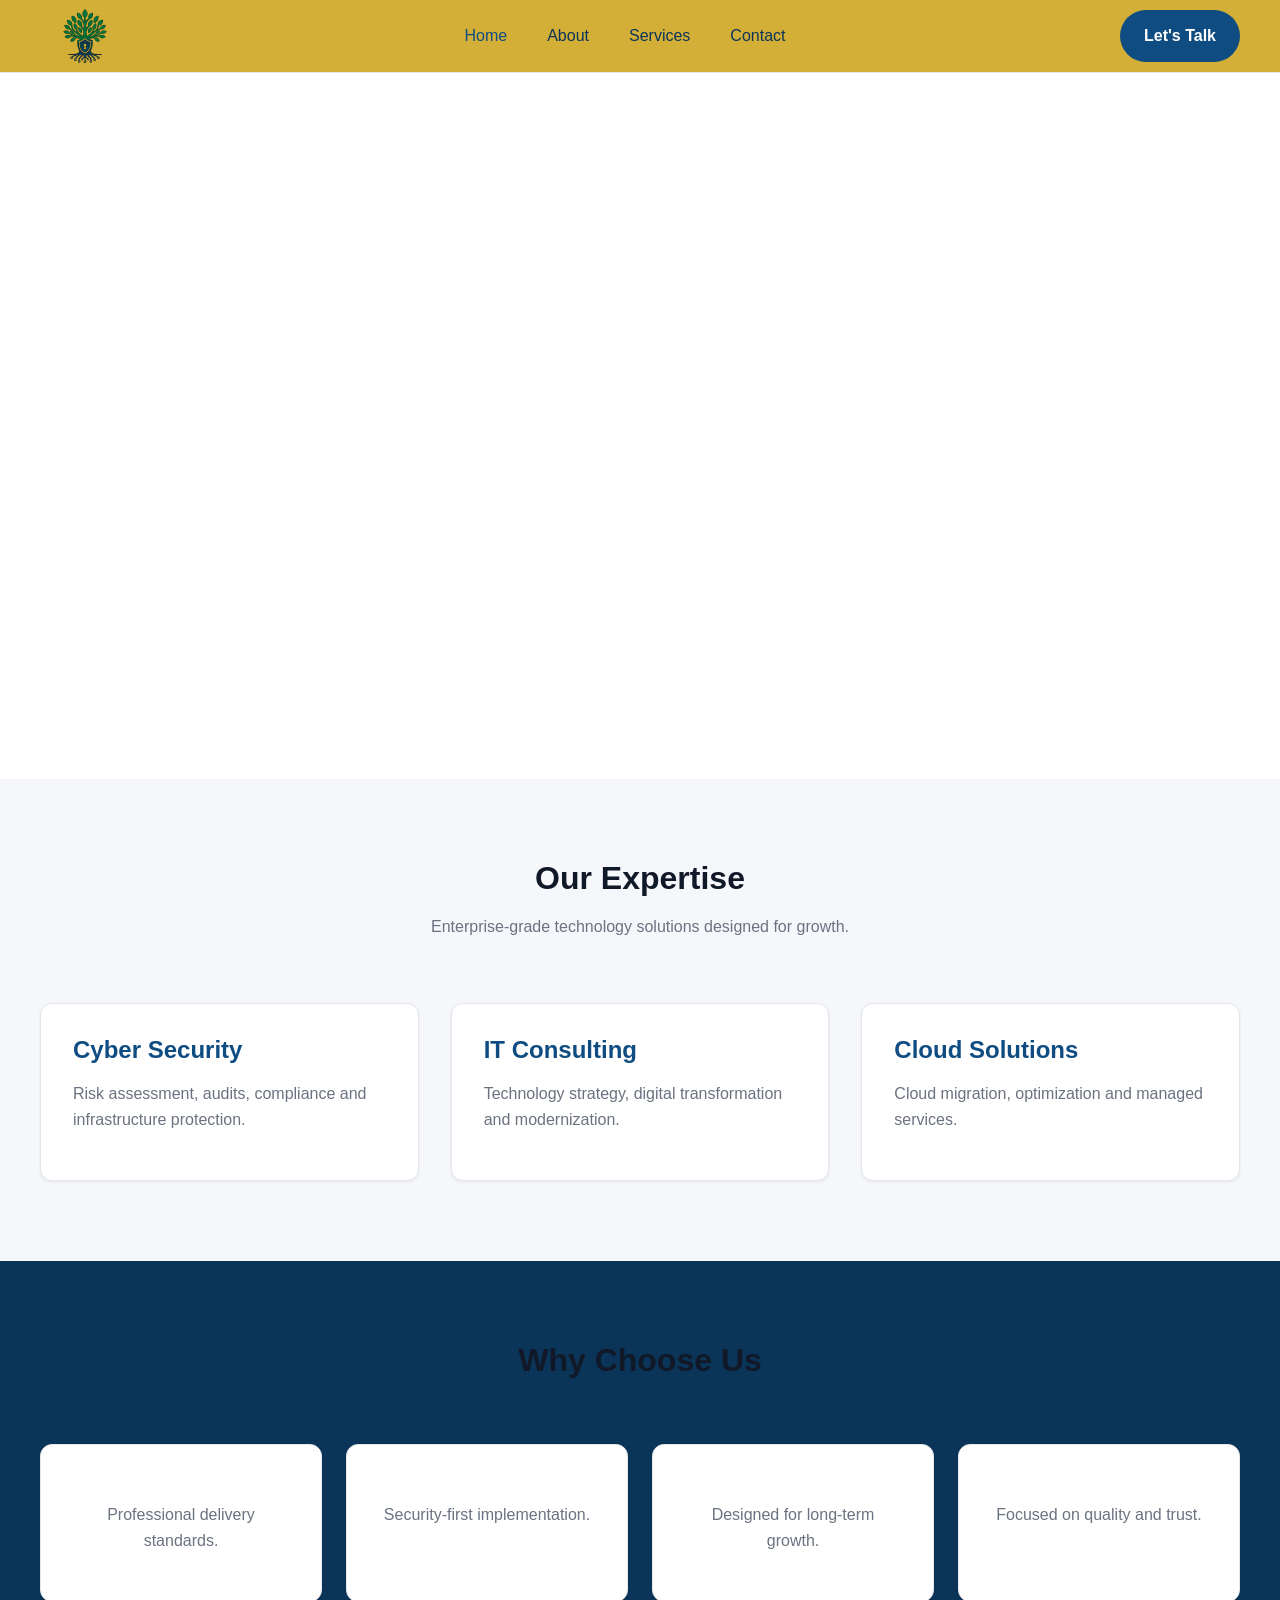
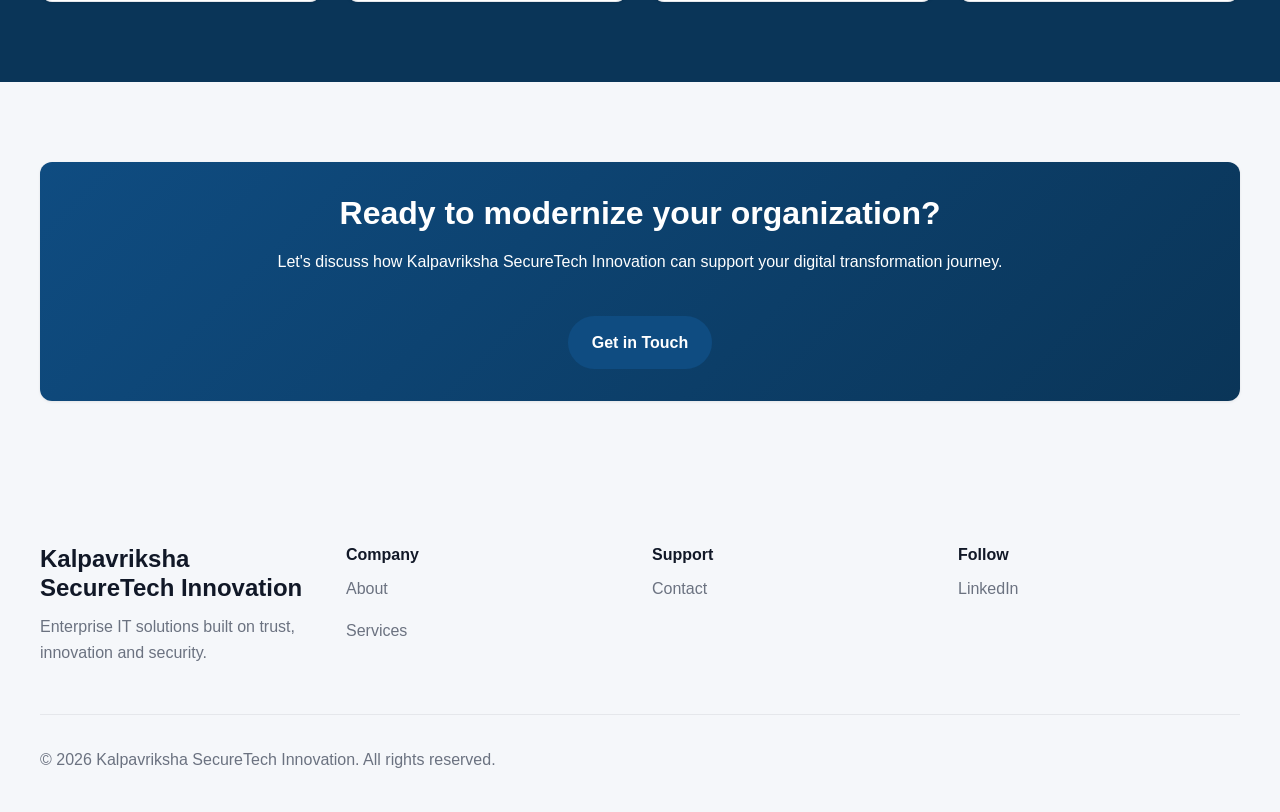
<file: index.html>
<!DOCTYPE html>
<html lang="en">
<head>
<meta charset="UTF-8">
<meta name="viewport" content="width=device-width, initial-scale=1.0">
<meta name="description" content="Kalpavriksha SecureTech Innovation - Enterprise IT Services, Cybersecurity, Digital Transformation and Consulting.">
<meta name="author" content="Kalpavriksha SecureTech Innovation">
<title>Kalpavriksha SecureTech Innovation | Enterprise IT Solutions</title>

<link rel="canonical" href="https://www.kvsecuretech.com/">
<meta name="theme-color" content="#0F4C81">

<meta property="og:type" content="website">
<meta property="og:title" content="Kalpavriksha SecureTech Innovation | Enterprise IT Solutions">
<meta property="og:description" content="Kalpavriksha SecureTech Innovation - Enterprise IT Services, Cybersecurity, Digital Transformation and Consulting.">
<meta property="og:url" content="https://www.kvsecuretech.com/">
<meta property="og:image" content="https://www.kvsecuretech.com/assets/logo-icon-512.png">

<script>document.documentElement.classList.add("js");</script>

<link rel="manifest" href="manifest.json">
<link rel="icon" href="assets/favicon.png" type="image/png">
<link rel="icon" href="assets/favicon-192.png" type="image/png" sizes="192x192">
<link rel="apple-touch-icon" href="assets/apple-touch-icon.png">
<link rel="stylesheet" href="css/reset.css">
<link rel="stylesheet" href="css/variables.css">
<link rel="stylesheet" href="css/layout.css">
<link rel="stylesheet" href="css/components.css">
<link rel="stylesheet" href="css/animations.css">
<link rel="stylesheet" href="css/style.css">
</head>

<body>

<header class="site-header">
  <div class="container">
    <nav>
      <a class="logo" href="index.html">
        <img src="assets/logo.png" alt="Kalpavriksha SecureTech Innovation Logo">
      </a>

      <button class="nav-toggle" aria-label="Toggle navigation menu" aria-expanded="false" aria-controls="navLinks">
        <span></span>
        <span></span>
        <span></span>
      </button>

      <div class="nav-links" id="navLinks">
        <a href="index.html" aria-current="page">Home</a>
        <a href="about.html">About</a>
        <a href="services.html">Services</a>
        <a href="contact.html">Contact</a>
      </div>

      <a class="btn" href="contact.html">Let's Talk</a>
    </nav>
  </div>
</header>

<main>

<section class="hero">
<div class="container hero-sequence">
<div class="hero-phrases">
<p class="hero-phrase hero-phrase-1">Rooted in Trust.</p>
<p class="hero-phrase hero-phrase-2">Secured by Design.</p>
<p class="hero-phrase hero-phrase-3">Built to Grow.</p>
<p class="hero-phrase hero-phrase-4">Powered by Innovation.</p>
</div>
    <div class="hero-logo-block">
      <img class="hero-logo-reveal" src="assets/logo.png" alt="Kalpavriksha SecureTech Innovation Logo">
      <h1 class="hero-final-text">Kalpavriksha SecureTech Innovation</h1>
    </div>
  </div>
</section>

<section class="section">
<div class="container">

<div class="section-heading">
<h2>Our Expertise</h2>
<p>Enterprise-grade technology solutions designed for growth.</p>
</div>

<div class="grid">

<div class="card col-4 reveal">
<h3>Cyber Security</h3>
<p>Risk assessment, audits, compliance and infrastructure protection.</p>
</div>

<div class="card col-4 reveal">
<h3>IT Consulting</h3>
<p>Technology strategy, digital transformation and modernization.</p>
</div>

<div class="card col-4 reveal">
<h3>Cloud Solutions</h3>
<p>Cloud migration, optimization and managed services.</p>
</div>

</div>

</div>
</section>

<section class="section section-dark">
<div class="container">

<div class="section-heading">
<h2>Why Choose Us</h2>
</div>

<div class="stats">

<div class="stat card reveal">
<strong>Enterprise</strong>
<p>Professional delivery standards.</p>
</div>

<div class="stat card reveal">
<strong>Secure</strong>
<p>Security-first implementation.</p>
</div>

<div class="stat card reveal">
<strong>Scalable</strong>
<p>Designed for long-term growth.</p>
</div>

<div class="stat card reveal">
<strong>Reliable</strong>
<p>Focused on quality and trust.</p>
</div>

</div>

</div>
</section>

<section class="section">
<div class="container">

<div class="cta-box card">
<h2>Ready to modernize your organization?</h2>
<p>Let's discuss how Kalpavriksha SecureTech Innovation can support your digital transformation journey.</p>
<br>
<a class="btn" href="contact.html">Get in Touch</a>
</div>

</div>
</section>

</main>

<footer>
<div class="container footer-grid">

<div>
<h3>Kalpavriksha SecureTech Innovation</h3>
<p>Enterprise IT solutions built on trust, innovation and security.</p>
</div>

<div>
<h4>Company</h4>
<p><a href="about.html">About</a></p>
<p><a href="services.html">Services</a></p>
</div>

<div>
<h4>Support</h4>
<p><a href="contact.html">Contact</a></p>
</div>

<div>
<h4>Follow</h4>
<p>LinkedIn</p>
</div>

</div>

<div class="container">
<hr>
<p>&copy; <span id="year">2026</span> Kalpavriksha SecureTech Innovation. All rights reserved.</p>
</div>
</footer>

<button id="backToTop" class="back-to-top" aria-label="Back to top">&uarr;</button>

<script src="js/main.js"></script>

</body>
</html>
</file>
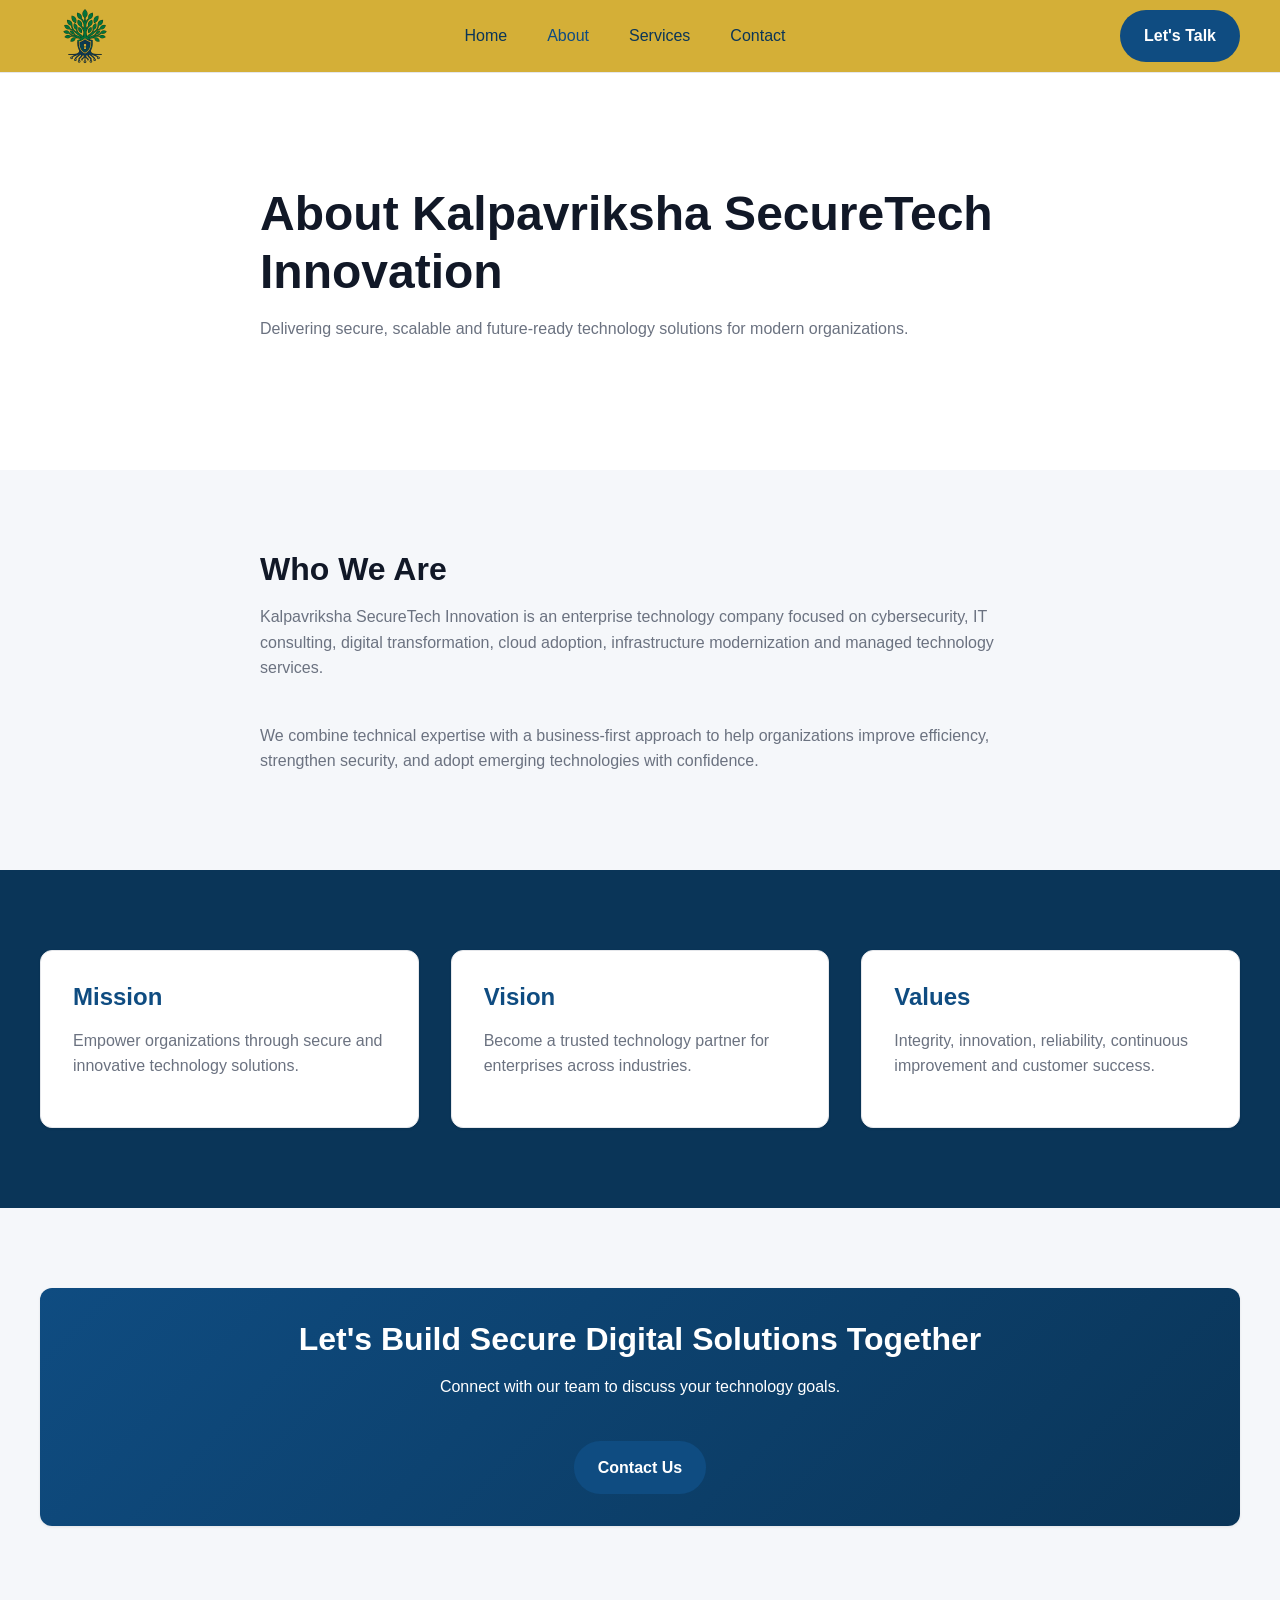
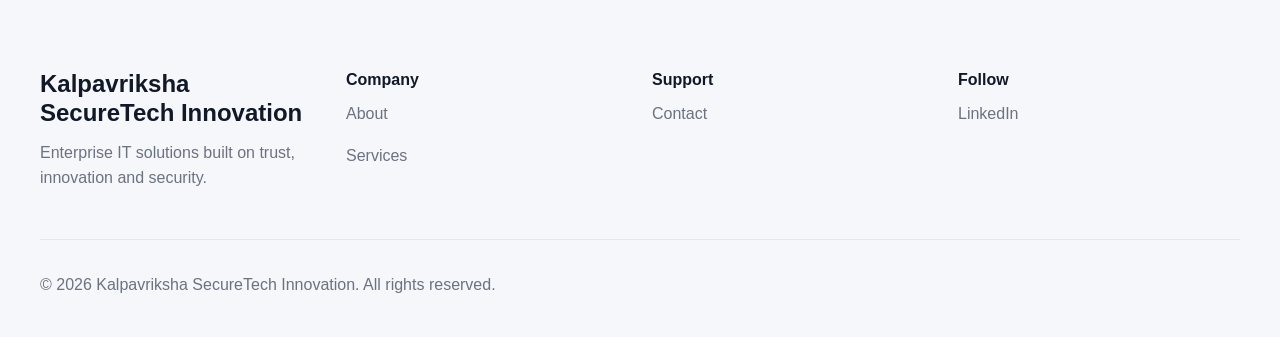
<file: about.html>
<!DOCTYPE html>
<html lang="en">
<head>
<meta charset="UTF-8">
<meta name="viewport" content="width=device-width, initial-scale=1.0">
<meta name="description" content="Learn about Kalpavriksha SecureTech Innovation and our mission.">
<meta name="author" content="Kalpavriksha SecureTech Innovation">
<title>About Us | Kalpavriksha SecureTech Innovation</title>

<link rel="canonical" href="https://www.kvsecuretech.com/about.html">
<meta name="theme-color" content="#0F4C81">

<meta property="og:type" content="website">
<meta property="og:title" content="About Us | Kalpavriksha SecureTech Innovation">
<meta property="og:description" content="Learn about Kalpavriksha SecureTech Innovation and our mission.">
<meta property="og:url" content="https://www.kvsecuretech.com/about.html">
<meta property="og:image" content="https://www.kvsecuretech.com/assets/logo-icon-512.png">

<script>document.documentElement.classList.add("js");</script>

<link rel="manifest" href="manifest.json">
<link rel="icon" href="assets/favicon.png" type="image/png">
<link rel="icon" href="assets/favicon-192.png" type="image/png" sizes="192x192">
<link rel="apple-touch-icon" href="assets/apple-touch-icon.png">
<link rel="stylesheet" href="css/reset.css">
<link rel="stylesheet" href="css/variables.css">
<link rel="stylesheet" href="css/layout.css">
<link rel="stylesheet" href="css/components.css">
<link rel="stylesheet" href="css/animations.css">
<link rel="stylesheet" href="css/style.css">
</head>

<body>

<header class="site-header">
  <div class="container">
    <nav>
      <a class="logo" href="index.html">
        <img src="assets/logo.png" alt="Kalpavriksha SecureTech Innovation Logo">
      </a>

      <button class="nav-toggle" aria-label="Toggle navigation menu" aria-expanded="false" aria-controls="navLinks">
        <span></span>
        <span></span>
        <span></span>
      </button>

      <div class="nav-links" id="navLinks">
        <a href="index.html">Home</a>
        <a href="about.html" aria-current="page">About</a>
        <a href="services.html">Services</a>
        <a href="contact.html">Contact</a>
      </div>

      <a class="btn" href="contact.html">Let's Talk</a>
    </nav>
  </div>
</header>

<main>

<section class="hero">
  <div class="container content">
    <h1>About Kalpavriksha SecureTech Innovation</h1>
    <p>Delivering secure, scalable and future-ready technology solutions for modern organizations.</p>
  </div>
</section>

<section class="section">
  <div class="container content">
    <h2>Who We Are</h2>
    <p>
      Kalpavriksha SecureTech Innovation is an enterprise technology company focused on
      cybersecurity, IT consulting, digital transformation, cloud adoption,
      infrastructure modernization and managed technology services.
    </p>

    <br>

    <p>
      We combine technical expertise with a business-first approach to help
      organizations improve efficiency, strengthen security, and adopt emerging
      technologies with confidence.
    </p>
  </div>
</section>

<section class="section section-dark">
  <div class="container">
    <div class="grid">
      <div class="card col-4 reveal">
        <h3>Mission</h3>
        <p>Empower organizations through secure and innovative technology solutions.</p>
      </div>

      <div class="card col-4 reveal">
        <h3>Vision</h3>
        <p>Become a trusted technology partner for enterprises across industries.</p>
      </div>

      <div class="card col-4 reveal">
        <h3>Values</h3>
        <p>Integrity, innovation, reliability, continuous improvement and customer success.</p>
      </div>
    </div>
  </div>
</section>

<section class="section">
  <div class="container">
    <div class="cta-box card">
      <h2>Let's Build Secure Digital Solutions Together</h2>
      <p>Connect with our team to discuss your technology goals.</p>
      <br>
      <a class="btn" href="contact.html">Contact Us</a>
    </div>
  </div>
</section>

</main>

<footer>
<div class="container footer-grid">
<div>
<h3>Kalpavriksha SecureTech Innovation</h3>
<p>Enterprise IT solutions built on trust, innovation and security.</p>
</div>
<div>
<h4>Company</h4>
<p><a href="about.html">About</a></p>
<p><a href="services.html">Services</a></p>
</div>
<div>
<h4>Support</h4>
<p><a href="contact.html">Contact</a></p>
</div>
<div>
<h4>Follow</h4>
<p>LinkedIn</p>
</div>
</div>

<div class="container">
<hr>
<p>&copy; <span id="year">2026</span> Kalpavriksha SecureTech Innovation. All rights reserved.</p>
</div>
</footer>

<button id="backToTop" class="back-to-top" aria-label="Back to top">&uarr;</button>

<script src="js/main.js"></script>

</body>
</html>
</file>
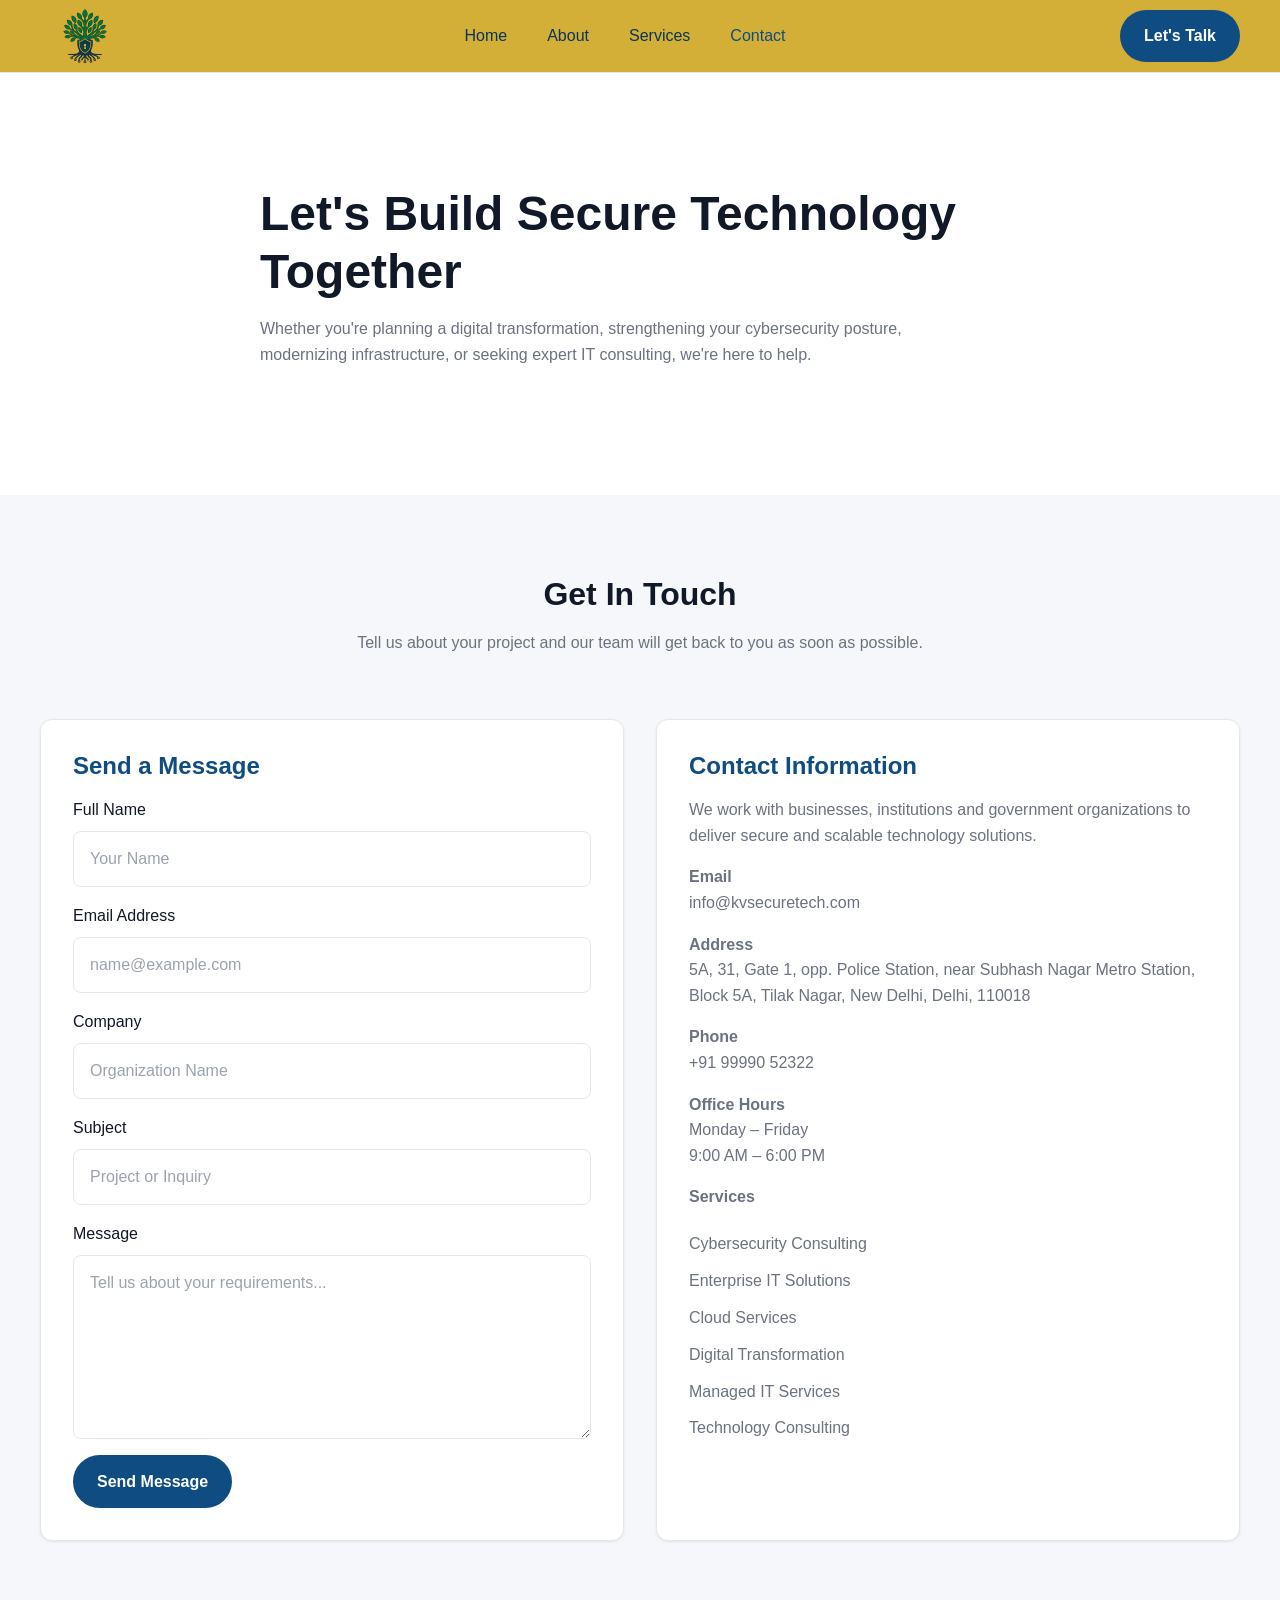
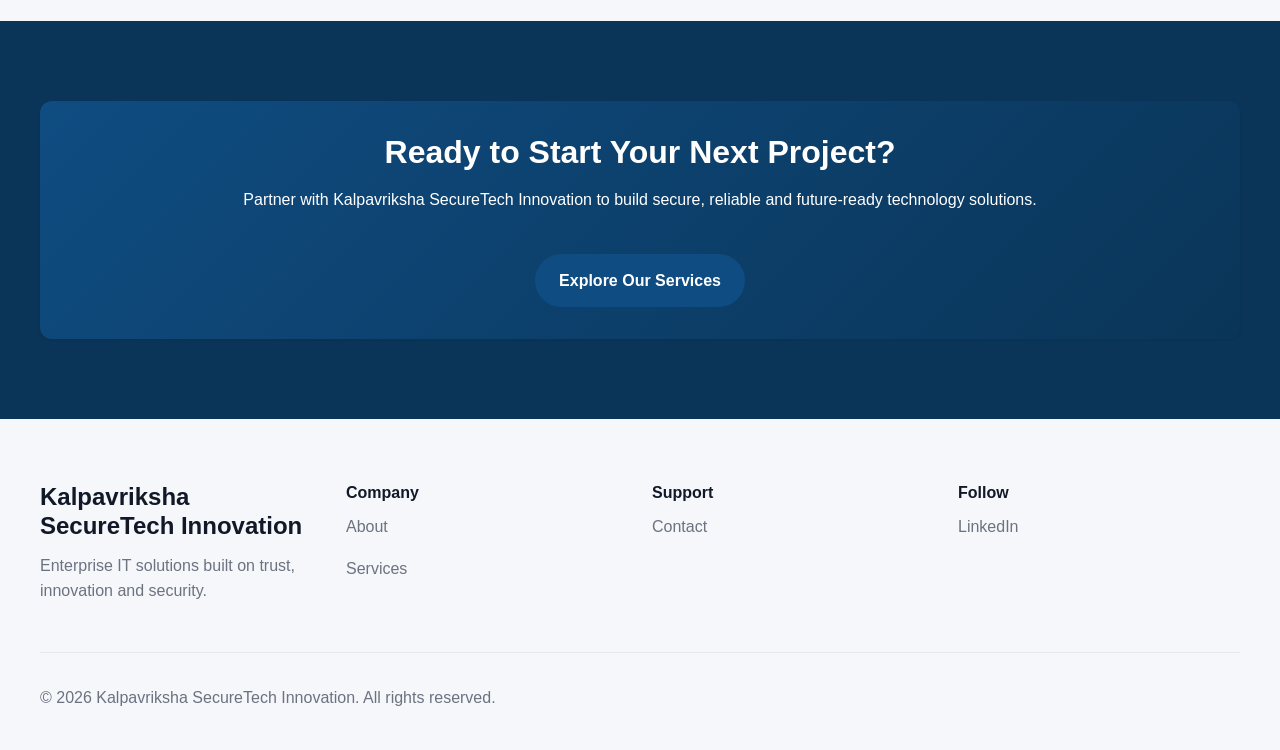
<file: contact.html>
<!DOCTYPE html>
<html lang="en">
<head>
<meta charset="UTF-8">
<meta name="viewport" content="width=device-width, initial-scale=1.0">
<meta name="description" content="Contact Kalpavriksha SecureTech Innovation for enterprise IT services, cybersecurity, cloud solutions and digital transformation consulting.">
<meta name="author" content="Kalpavriksha SecureTech Innovation">
<title>Contact | Kalpavriksha SecureTech Innovation</title>

<link rel="canonical" href="https://www.kvsecuretech.com/contact.html">
<meta name="theme-color" content="#0F4C81">

<meta property="og:type" content="website">
<meta property="og:title" content="Contact | Kalpavriksha SecureTech Innovation">
<meta property="og:description" content="Contact Kalpavriksha SecureTech Innovation for enterprise IT services, cybersecurity, cloud solutions and digital transformation consulting.">
<meta property="og:url" content="https://www.kvsecuretech.com/contact.html">
<meta property="og:image" content="https://www.kvsecuretech.com/assets/logo-icon-512.png">

<script>document.documentElement.classList.add("js");</script>

<link rel="manifest" href="manifest.json">
<link rel="icon" href="assets/favicon.png" type="image/png">
<link rel="icon" href="assets/favicon-192.png" type="image/png" sizes="192x192">
<link rel="apple-touch-icon" href="assets/apple-touch-icon.png">
<link rel="stylesheet" href="css/reset.css">
<link rel="stylesheet" href="css/variables.css">
<link rel="stylesheet" href="css/layout.css">
<link rel="stylesheet" href="css/components.css">
<link rel="stylesheet" href="css/animations.css">
<link rel="stylesheet" href="css/style.css">
</head>
<body>
<header class="site-header">
<div class="container">
<nav>
<a class="logo" href="index.html"><img src="assets/logo.png" alt="Kalpavriksha SecureTech Innovation Logo"></a>

<button class="nav-toggle" aria-label="Toggle navigation menu" aria-expanded="false" aria-controls="navLinks">
  <span></span>
  <span></span>
  <span></span>
</button>

<div class="nav-links" id="navLinks">
<a href="index.html">Home</a>
<a href="about.html">About</a>
<a href="services.html">Services</a>
<a href="contact.html" aria-current="page">Contact</a>
</div>
<a class="btn" href="contact.html">Let's Talk</a>
</nav>
</div>
</header>

<main>
<section class="hero">
<div class="container content">
<h1>Let's Build Secure Technology Together</h1>
<p>Whether you're planning a digital transformation, strengthening your cybersecurity posture, modernizing infrastructure, or seeking expert IT consulting, we're here to help.</p>
</div>
</section>

<section class="section">
<div class="container">
<div class="section-heading">
<h2>Get In Touch</h2>
<p>Tell us about your project and our team will get back to you as soon as possible.</p>
</div>

<div class="grid">

<div class="card col-6">
<h3>Send a Message</h3>

<form id="contactForm" action="https://formspree.io/f/mrenddwv" method="post" novalidate>

<div class="form-group">
<label for="name">Full Name</label>
<input type="text" id="name" name="name" placeholder="Your Name" required>
</div>

<div class="form-group">
<label for="email">Email Address</label>
<input type="email" id="email" name="email" placeholder="name@example.com" required>
</div>

<div class="form-group">
<label for="company">Company</label>
<input type="text" id="company" name="company" placeholder="Organization Name">
</div>

<div class="form-group">
<label for="subject">Subject</label>
<input type="text" id="subject" name="subject" placeholder="Project or Inquiry">
</div>

<div class="form-group">
<label for="message">Message</label>
<textarea id="message" name="message" rows="6" placeholder="Tell us about your requirements..." required></textarea>
</div>

<button class="btn" type="submit">Send Message</button>

</form>
</div>

<div class="card col-6">
<h3>Contact Information</h3>

<p>We work with businesses, institutions and government organizations to deliver secure and scalable technology solutions.</p>

<p><strong>Email</strong><br>info@kvsecuretech.com</p>
<p><strong>Address</strong><br>5A, 31, Gate 1, opp. Police Station, near Subhash Nagar Metro Station, Block 5A, Tilak Nagar, New Delhi, Delhi, 110018</p>
<p><strong>Phone</strong><br>+91 99990 52322</p>
<p><strong>Office Hours</strong><br>Monday – Friday<br>9:00 AM – 6:00 PM</p>

<p><strong>Services</strong></p>
<ul>
<li>Cybersecurity Consulting</li>
<li>Enterprise IT Solutions</li>
<li>Cloud Services</li>
<li>Digital Transformation</li>
<li>Managed IT Services</li>
<li>Technology Consulting</li>
</ul>

</div>

</div>
</div>
</section>

<section class="section section-dark">
<div class="container">
<div class="cta-box card">
<h2>Ready to Start Your Next Project?</h2>
<p>Partner with Kalpavriksha SecureTech Innovation to build secure, reliable and future-ready technology solutions.</p>
<br>
<a class="btn" href="services.html">Explore Our Services</a>
</div>
</div>
</section>

</main>

<footer>
<div class="container footer-grid">
<div>
<h3>Kalpavriksha SecureTech Innovation</h3>
<p>Enterprise IT solutions built on trust, innovation and security.</p>
</div>
<div>
<h4>Company</h4>
<p><a href="about.html">About</a></p>
<p><a href="services.html">Services</a></p>
</div>
<div>
<h4>Support</h4>
<p><a href="contact.html">Contact</a></p>
</div>
<div>
<h4>Follow</h4>
<p>LinkedIn</p>
</div>
</div>

<div class="container">
<hr>
<p>&copy; <span id="year">2026</span> Kalpavriksha SecureTech Innovation. All rights reserved.</p>
</div>
</footer>

<button id="backToTop" class="back-to-top" aria-label="Back to top">&uarr;</button>

<script src="js/main.js"></script>
</body>
</html>
</file>
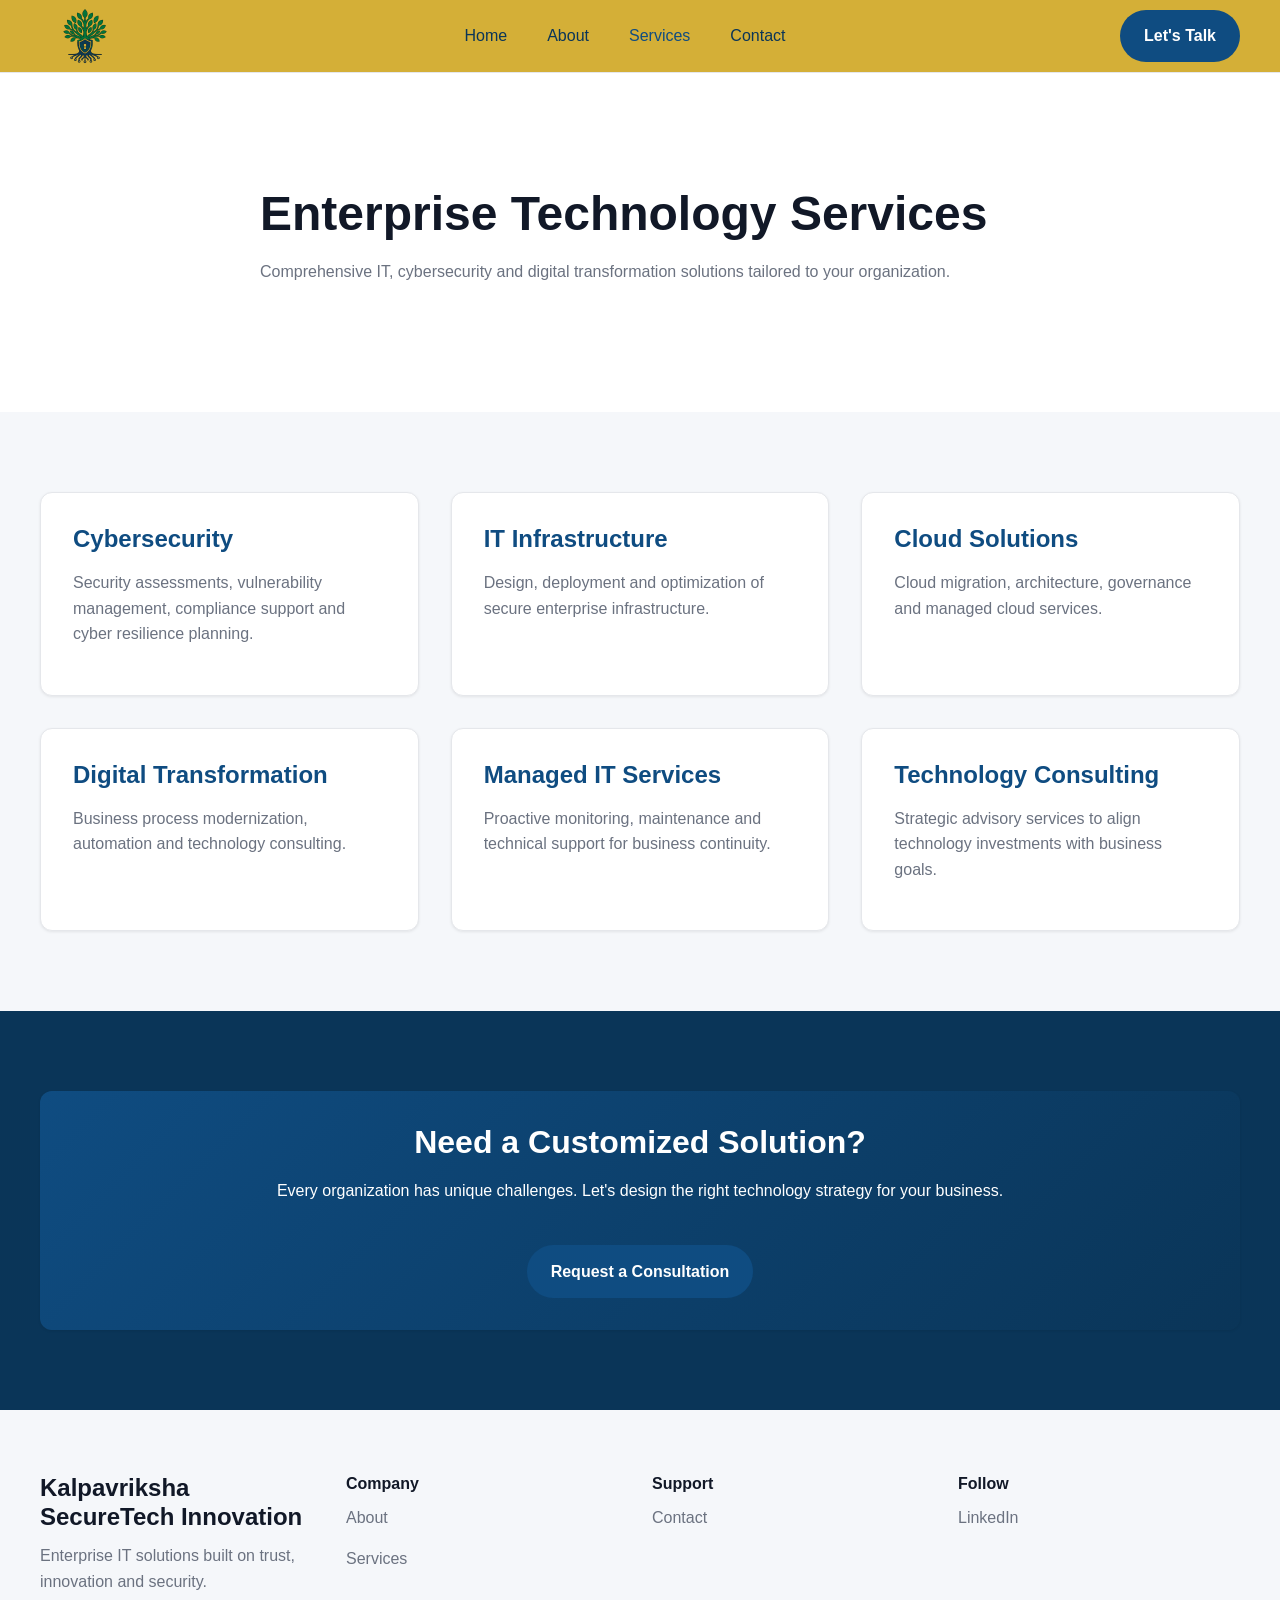
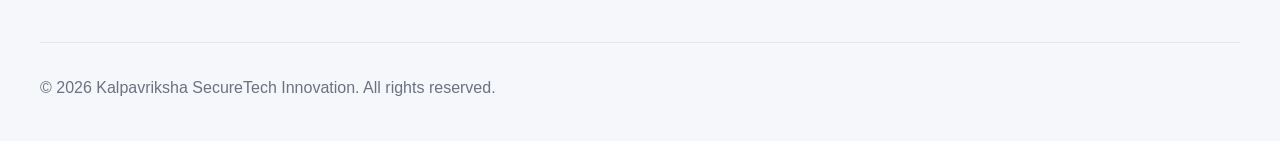
<file: services.html>
<!DOCTYPE html>
<html lang="en">
<head>
<meta charset="UTF-8">
<meta name="viewport" content="width=device-width, initial-scale=1.0">
<meta name="description" content="Enterprise technology services offered by Kalpavriksha SecureTech Innovation.">
<meta name="author" content="Kalpavriksha SecureTech Innovation">
<title>Services | Kalpavriksha SecureTech Innovation</title>

<link rel="canonical" href="https://www.kvsecuretech.com/services.html">
<meta name="theme-color" content="#0F4C81">

<meta property="og:type" content="website">
<meta property="og:title" content="Services | Kalpavriksha SecureTech Innovation">
<meta property="og:description" content="Enterprise technology services offered by Kalpavriksha SecureTech Innovation.">
<meta property="og:url" content="https://www.kvsecuretech.com/services.html">
<meta property="og:image" content="https://www.kvsecuretech.com/assets/logo-icon-512.png">

<script>document.documentElement.classList.add("js");</script>

<link rel="manifest" href="manifest.json">
<link rel="icon" href="assets/favicon.png" type="image/png">
<link rel="icon" href="assets/favicon-192.png" type="image/png" sizes="192x192">
<link rel="apple-touch-icon" href="assets/apple-touch-icon.png">
<link rel="stylesheet" href="css/reset.css">
<link rel="stylesheet" href="css/variables.css">
<link rel="stylesheet" href="css/layout.css">
<link rel="stylesheet" href="css/components.css">
<link rel="stylesheet" href="css/animations.css">
<link rel="stylesheet" href="css/style.css">
</head>
<body>

<header class="site-header">
<div class="container">
<nav>
<a class="logo" href="index.html"><img src="assets/logo.png" alt="Kalpavriksha SecureTech Innovation Logo"></a>

<button class="nav-toggle" aria-label="Toggle navigation menu" aria-expanded="false" aria-controls="navLinks">
  <span></span>
  <span></span>
  <span></span>
</button>

<div class="nav-links" id="navLinks">
<a href="index.html">Home</a>
<a href="about.html">About</a>
<a href="services.html" aria-current="page">Services</a>
<a href="contact.html">Contact</a>
</div>
<a class="btn" href="contact.html">Let's Talk</a>
</nav>
</div>
</header>

<main>

<section class="hero">
<div class="container content">
<h1>Enterprise Technology Services</h1>
<p>Comprehensive IT, cybersecurity and digital transformation solutions tailored to your organization.</p>
</div>
</section>

<section class="section">
<div class="container">
<div class="grid">

<div class="service-card card col-4 reveal">
<h3>Cybersecurity</h3>
<p>Security assessments, vulnerability management, compliance support and cyber resilience planning.</p>
</div>

<div class="service-card card col-4 reveal">
<h3>IT Infrastructure</h3>
<p>Design, deployment and optimization of secure enterprise infrastructure.</p>
</div>

<div class="service-card card col-4 reveal">
<h3>Cloud Solutions</h3>
<p>Cloud migration, architecture, governance and managed cloud services.</p>
</div>

<div class="service-card card col-4 reveal">
<h3>Digital Transformation</h3>
<p>Business process modernization, automation and technology consulting.</p>
</div>

<div class="service-card card col-4 reveal">
<h3>Managed IT Services</h3>
<p>Proactive monitoring, maintenance and technical support for business continuity.</p>
</div>

<div class="service-card card col-4 reveal">
<h3>Technology Consulting</h3>
<p>Strategic advisory services to align technology investments with business goals.</p>
</div>

</div>
</div>
</section>

<section class="section section-dark">
<div class="container">
<div class="cta-box card">
<h2>Need a Customized Solution?</h2>
<p>Every organization has unique challenges. Let's design the right technology strategy for your business.</p>
<br>
<a class="btn" href="contact.html">Request a Consultation</a>
</div>
</div>
</section>

</main>

<footer>
<div class="container footer-grid">
<div>
<h3>Kalpavriksha SecureTech Innovation</h3>
<p>Enterprise IT solutions built on trust, innovation and security.</p>
</div>
<div>
<h4>Company</h4>
<p><a href="about.html">About</a></p>
<p><a href="services.html">Services</a></p>
</div>
<div>
<h4>Support</h4>
<p><a href="contact.html">Contact</a></p>
</div>
<div>
<h4>Follow</h4>
<p>LinkedIn</p>
</div>
</div>

<div class="container">
<hr>
<p>&copy; <span id="year">2026</span> Kalpavriksha SecureTech Innovation. All rights reserved.</p>
</div>
</footer>

<button id="backToTop" class="back-to-top" aria-label="Back to top">&uarr;</button>

<script src="js/main.js"></script>
</body>
</html>
</file>
<file: css/variables.css>
/* ==========================================================================
   variables.css
   KV SecureTech Innovation
   Design Tokens
   ========================================================================== */

:root {

  /* Colors */
  --color-primary: #0F4C81;
  --color-primary-dark: #0A3558;
  --color-accent: #D4AF37;

  --color-bg: #FFFFFF;
  --color-bg-alt: #F5F7FA;
  --color-surface: #FFFFFF;

  --color-text: #1F2937;
  --color-text-light: #6B7280;
  --color-heading: #111827;

  --color-border: #E5E7EB;
  --color-success: #16A34A;
  --color-warning: #D97706;
  --color-error: #DC2626;

  /* Typography */
  --font-family-base: "Inter", "Segoe UI", Roboto, Arial, sans-serif;
  --font-family-heading: "Inter", "Segoe UI", Roboto, Arial, sans-serif;

  --font-size-xs: 0.75rem;
  --font-size-sm: 0.875rem;
  --font-size-md: 1rem;
  --font-size-lg: 1.125rem;
  --font-size-xl: 1.5rem;
  --font-size-2xl: 2rem;
  --font-size-3xl: 3rem;

  --font-weight-regular: 400;
  --font-weight-medium: 500;
  --font-weight-semibold: 600;
  --font-weight-bold: 700;

  --line-height: 1.6;
  --line-height-heading: 1.2;

  /* Spacing */
  --space-1: .25rem;
  --space-2: .5rem;
  --space-3: .75rem;
  --space-4: 1rem;
  --space-5: 1.5rem;
  --space-6: 2rem;
  --space-7: 3rem;
  --space-8: 4rem;
  --space-9: 6rem;

  /* Layout */
  --container-width: 1200px;
  --container-padding: 1.5rem;
  --section-padding: 5rem;

  /* Borders */
  --radius-sm: .25rem;
  --radius-md: .5rem;
  --radius-lg: .75rem;
  --radius-xl: 1rem;
  --radius-pill: 999px;

  /* Shadows */
  --shadow-sm: 0 1px 3px rgba(0,0,0,.08);
  --shadow-md: 0 8px 20px rgba(0,0,0,.10);
  --shadow-lg: 0 20px 40px rgba(0,0,0,.12);

  /* Transitions */
  --transition-fast: 150ms ease;
  --transition-normal: 300ms ease;
  --transition-slow: 500ms ease;

  /* Z-index */
  --z-header: 1000;
  --z-dropdown: 1100;
  --z-modal: 2000;
}
</file>
<file: css/layout.css>
/* ==========================================================================
   layout.css
   KV SecureTech Innovation
   Layout System
   ========================================================================== */

body{font-family:var(--font-family-base);font-size:var(--font-size-md);line-height:var(--line-height);color:var(--color-text);background:var(--color-bg);}
.container{width:min(100% - (2 * var(--container-padding)), var(--container-width));margin-inline:auto;}
.section{padding-block:var(--section-padding);}
.section-dark{background:var(--color-primary-dark);color:#fff;}
.hero{padding:7rem 0;}
.content{max-width:760px;}
.section-heading{text-align:center;margin-bottom:var(--space-8);}
.grid{display:grid;gap:var(--space-6);grid-template-columns:repeat(12,1fr);}
.col-4{grid-column:span 4;}
.col-6{grid-column:span 6;}
.stats,.footer-grid{display:grid;gap:var(--space-5);}
.stats{grid-template-columns:repeat(4,1fr);}
.footer-grid{grid-template-columns:repeat(auto-fit,minmax(220px,1fr));}
header{position:sticky;top:0;z-index:var(--z-header);background:var(--color-accent);border-bottom:1px solid var(--color-border);}
nav{min-height:72px;display:flex;align-items:center;justify-content:space-between;gap:var(--space-5);}
.nav-links{display:flex;gap:var(--space-5);align-items:center;}
.hero-buttons{display:flex;gap:var(--space-4);flex-wrap:wrap;margin-top:var(--space-6);}
.form-group{display:flex;flex-direction:column;gap:var(--space-2);margin-bottom:var(--space-4);}
@media (max-width:900px){
  .grid{grid-template-columns:1fr;}
  .col-4,.col-6{grid-column:span 1;}
  .stats{grid-template-columns:repeat(2,1fr);}

  nav{flex-wrap:wrap;}

  .logo{order:1;}
  .nav-toggle{display:flex;order:2;}
  nav > .btn{order:3;}

  .nav-links{
    order:4;
    display:none;
    width:100%;
    flex-direction:column;
    align-items:center;
    gap:var(--space-4);
    padding-block:var(--space-5);
  }

  .nav-links.active{display:flex;}
}
@media (max-width:600px){.hero{padding:5rem 0;}.section{padding-block:3.5rem;}.stats{grid-template-columns:1fr;}.hero-buttons{flex-direction:column;}}
</file>
<file: css/components.css>
/* ==========================================================================
   components.css
   KV SecureTech Innovation
   Reusable UI Components
   ========================================================================== */

/* Typography */
h1,h2,h3,h4,h5,h6{
    color:var(--color-heading);
    font-family:var(--font-family-heading);
    font-weight:var(--font-weight-bold);
    line-height:var(--line-height-heading);
    margin-bottom:var(--space-4);
}

h1{font-size:var(--font-size-3xl);}
h2{font-size:var(--font-size-2xl);}
h3{font-size:var(--font-size-xl);}

p{
    color:var(--color-text-light);
    margin-bottom:var(--space-4);
}

/* Logo */
.logo img{
    height:60px;
    width:auto;
}

/* Navigation */
.nav-links a{
    padding:.5rem;
    font-weight:var(--font-weight-medium);
    color:var(--color-primary-dark);
    transition:color var(--transition-fast);
}

.nav-links a:hover,
.nav-links a[aria-current="page"],
.nav-links a.active{
    color:var(--color-primary);
}

/* Mobile Nav Toggle */
.nav-toggle{
    display:none;
    flex-direction:column;
    justify-content:center;
    align-items:center;
    gap:5px;
    width:32px;
    height:32px;
    padding:0;
    background:none;
    border:none;
    cursor:pointer;
    flex-shrink:0;
}

.nav-toggle span{
    display:block;
    width:100%;
    height:2px;
    background:var(--color-primary-dark);
    border-radius:var(--radius-pill);
    transition:transform var(--transition-fast), opacity var(--transition-fast);
}

.nav-toggle.active span:nth-child(1){transform:translateY(7px) rotate(45deg);}
.nav-toggle.active span:nth-child(2){opacity:0;}
.nav-toggle.active span:nth-child(3){transform:translateY(-7px) rotate(-45deg);}

/* Back To Top */
.back-to-top{
    position:fixed;
    right:var(--space-5);
    bottom:var(--space-5);
    width:48px;
    height:48px;
    display:flex;
    align-items:center;
    justify-content:center;
    background:var(--color-primary);
    color:#ffffff;
    border-radius:50%;
    font-size:1.25rem;
    line-height:1;
    box-shadow:var(--shadow-md);
    opacity:0;
    visibility:hidden;
    transform:translateY(12px);
    transition:opacity var(--transition-normal),
               transform var(--transition-normal),
               visibility var(--transition-normal),
               background-color var(--transition-fast);
    z-index:var(--z-header);
}

.back-to-top.show{
    opacity:1;
    visibility:visible;
    transform:translateY(0);
}

.back-to-top:hover{
    background:var(--color-primary-dark);
}

/* Buttons */
.btn,
.btn-outline{
    display:inline-flex;
    align-items:center;
    justify-content:center;
    padding:.85rem 1.5rem;
    border-radius:var(--radius-pill);
    font-weight:var(--font-weight-semibold);
    transition:all var(--transition-normal);
}

.btn{
    background:var(--color-primary);
    color:#fff;
}

.btn:hover{
    background:var(--color-primary-dark);
    transform:translateY(-2px);
}

.btn-outline{
    border:2px solid var(--color-primary);
    color:var(--color-primary);
}

.btn-outline:hover{
    background:var(--color-primary);
    color:#fff;
}

/* Cards */
.card{
    background:var(--color-surface);
    border:1px solid var(--color-border);
    border-radius:var(--radius-lg);
    padding:var(--space-6);
    box-shadow:var(--shadow-sm);
    transition:transform var(--transition-normal),
               box-shadow var(--transition-normal);
}

.card:hover{
    transform:translateY(-4px);
    box-shadow:var(--shadow-md);
}

/* CTA */
.cta-box{
    text-align:center;
}

/* Stats */
.stat{
    text-align:center;
}

/* Forms */
label{
    font-weight:var(--font-weight-medium);
    color:var(--color-heading);
}

input,
textarea,
select{
    width:100%;
    padding:.9rem 1rem;
    border:1px solid var(--color-border);
    border-radius:var(--radius-md);
    background:#fff;
    transition:border-color var(--transition-fast),
               box-shadow var(--transition-fast);
}

input:focus,
textarea:focus,
select:focus{
    border-color:var(--color-primary);
    box-shadow:0 0 0 3px rgba(15,76,129,.15);
    outline:none;
}

textarea{
    min-height:180px;
}

/* Lists */
ul li{
    padding:.35rem 0;
    color:var(--color-text-light);
}

/* Horizontal rule */
hr{
    border:none;
    border-top:1px solid var(--color-border);
    margin:var(--space-6) 0;
}

/* Footer */
footer{
    background:var(--color-bg-alt);
    padding:var(--space-8) 0 var(--space-5);
}

footer h3,
footer h4{
    margin-bottom:var(--space-3);
}

footer a:hover{
    color:var(--color-primary);
}

/* Hero Phrase Sequence */
.hero-sequence{
    display:flex;
    flex-direction:row;
    align-items:center;
    justify-content:center;
    gap:var(--space-8);
    flex-wrap:wrap;
}

.hero-phrases{
    display:flex;
    flex-direction:column;
    gap:var(--space-2);
    text-align:left;
}

.hero-phrase{
    font-family:var(--font-family-heading);
    font-weight:var(--font-weight-bold);
    font-size:var(--font-size-2xl);
    color:var(--color-heading);
    margin:0;
}

.hero-logo-block{
    display:flex;
    flex-direction:column;
    align-items:center;
    gap:var(--space-3);
    text-align:center;
}

.hero-logo-reveal{
    height:120px;
    width:auto;
    flex-shrink:0;
}

.hero-logo-block .hero-final-text{
    color:var(--color-primary);
    margin-bottom:0;
}

/* Responsive */
@media (max-width:700px){

    .hero-sequence{
        flex-direction:column;
        text-align:center;
    }

    .hero-phrases{
        align-items:center;
        text-align:center;
    }
}

@media (max-width:600px){

    h1{font-size:2.25rem;}
    h2{font-size:1.75rem;}

    .hero-phrase{
        font-size:1.5rem;
    }

    .hero-logo-reveal{
        height:64px;
    }

    .btn,
    .btn-outline{
        width:100%;
    }

    .card{
        padding:var(--space-5);
    }
}
</file>
<file: css/animations.css>
/* ==========================================================================
   animations.css
   KV SecureTech Innovation
   Animations & Motion
   ========================================================================== */

/* Keyframes */
@keyframes fadeIn{
  from{opacity:0;}
  to{opacity:1;}
}

@keyframes fadeUp{
  from{
    opacity:0;
    transform:translateY(24px);
  }
  to{
    opacity:1;
    transform:translateY(0);
  }
}

@keyframes fadeDown{
  from{
    opacity:0;
    transform:translateY(-24px);
  }
  to{
    opacity:1;
    transform:translateY(0);
  }
}

@keyframes slideInLeft{
  from{
    opacity:0;
    transform:translateX(-40px);
  }
  to{
    opacity:1;
    transform:translateX(0);
  }
}

@keyframes slideInRight{
  from{
    opacity:0;
    transform:translateX(40px);
  }
  to{
    opacity:1;
    transform:translateX(0);
  }
}

@keyframes pulse{
  0%,100%{transform:scale(1);}
  50%{transform:scale(1.04);}
}

@keyframes float{
  0%,100%{transform:translateY(0);}
  50%{transform:translateY(-8px);}
}

/* Utility Classes */
.fade-in{animation:fadeIn .8s ease both;}
.fade-up{animation:fadeUp .8s ease both;}
.fade-down{animation:fadeDown .8s ease both;}
.slide-left{animation:slideInLeft .8s ease both;}
.slide-right{animation:slideInRight .8s ease both;}
.pulse{animation:pulse 2.5s ease-in-out infinite;}
.float{animation:float 5s ease-in-out infinite;}

/* Default page transitions */
.section{
  animation:fadeUp .7s ease both;
}

.hero{
  animation:fadeIn .7s ease both;
}

.card{
  transition:
    transform var(--transition-normal),
    box-shadow var(--transition-normal),
    border-color var(--transition-normal);
}

.card:hover{
  transform:translateY(-6px);
}

.nav-links a,
.btn,
.btn-outline,
input,
textarea,
select{
  transition:
    color var(--transition-fast),
    background-color var(--transition-fast),
    border-color var(--transition-fast),
    box-shadow var(--transition-fast),
    transform var(--transition-fast);
}

.logo img:hover{
  animation:pulse .8s ease;
}

/* Scroll Reveal
   Defaults to visible so content isn't hidden if JS fails to load.
   Only animates once the "js" class is present on <html> (set inline
   in <head>) and JS adds "visible" via IntersectionObserver. */
.reveal{
  opacity:1;
}

.js .reveal{
  opacity:0;
  transform:translateY(24px);
  transition:opacity .6s ease, transform .6s ease;
}

.js .reveal.visible{
  opacity:1;
  transform:translateY(0);
}

/* ==========================================================
   Hero Phrase Sequence (Home page)
   12s loop — pure opacity, no movement.
   Schedule: phrase1 0→0.8s | phrase2 1.4→2.2s | phrase3 2.8→3.6s
   phrase4 4.2→5.0s | logo 5.6→6.4s | final text 7.0→7.8s | hold until 9.9s
   | fade out 9.9→10.7s | blank 10.7→12s | loop
========================================================== */

@keyframes heroPhrase1{
  0%{opacity:0;}
  6.67%{opacity:1;}
  82.5%{opacity:1;}
  89.17%{opacity:0;}
  100%{opacity:0;}
}

@keyframes heroPhrase2{
  0%,11.67%{opacity:0;}
  18.33%{opacity:1;}
  82.5%{opacity:1;}
  89.17%{opacity:0;}
  100%{opacity:0;}
}

@keyframes heroPhrase3{
  0%,23.33%{opacity:0;}
  30%{opacity:1;}
  82.5%{opacity:1;}
  89.17%{opacity:0;}
  100%{opacity:0;}
}

@keyframes heroPhrase4{
  0%,35%{opacity:0;}
  41.67%{opacity:1;}
  82.5%{opacity:1;}
  89.17%{opacity:0;}
  100%{opacity:0;}
}

@keyframes heroLogoReveal{
  0%,46.67%{opacity:0;}
  53.33%{opacity:1;}
  82.5%{opacity:1;}
  89.17%{opacity:0;}
  100%{opacity:0;}
}

@keyframes heroFinalText{
  0%,58.33%{opacity:0;}
  65%{opacity:1;}
  82.5%{opacity:1;}
  89.17%{opacity:0;}
  100%{opacity:0;}
}

.hero-phrase,
.hero-logo-reveal,
.hero-final-text{
  opacity:0;
}

.hero-phrase-1{animation:heroPhrase1 12s ease infinite;}
.hero-phrase-2{animation:heroPhrase2 12s ease infinite;}
.hero-phrase-3{animation:heroPhrase3 12s ease infinite;}
.hero-phrase-4{animation:heroPhrase4 12s ease infinite;}
.hero-logo-reveal{animation:heroLogoReveal 12s ease infinite;}
.hero-final-text{animation:heroFinalText 12s ease infinite;}

/* Respect reduced motion */
@media (prefers-reduced-motion: reduce){
  *,
  *::before,
  *::after{
    animation:none !important;
    transition:none !important;
  }

  .hero-phrase,
  .hero-logo-reveal,
  .hero-final-text{
    opacity:1 !important;
  }
}
</file>
<file: css/style.css>
/* ==========================================================================
   style.css
   KV SecureTech Innovation
   Global Theme & Page-specific Styles
   ========================================================================== */

/* Global */
body{
    overflow-x:hidden;
}

main{
    display:block;
}

::selection{
    background:var(--color-primary);
    color:#fff;
}

/* Hero */
.hero{
    background:var(--color-bg);
    color:var(--color-text);
}

.hero h1,
.hero h2,
.hero h3{
    color:var(--color-heading);
}

.hero p{
    color:var(--color-text-light);
    max-width:700px;
}

/* Sticky Header */
.site-header.scrolled{
    box-shadow:var(--shadow-sm);
}

/* Sections */
.section:nth-of-type(even):not(.section-dark){
    background:var(--color-bg-alt);
}

/* Cards */
.service-card{
    height:100%;
}

.card h3{
    color:var(--color-primary);
}

/* CTA */
.cta-box{
    background:linear-gradient(135deg,var(--color-primary),var(--color-primary-dark));
    color:#fff;
    border:none;
}

.cta-box h2,
.cta-box p{
    color:#fff;
}

/* Forms */
form{
    display:flex;
    flex-direction:column;
}

button.btn{
    align-self:flex-start;
}

input::placeholder,
textarea::placeholder{
    color:#9ca3af;
}

/* Footer */
footer{
    color:var(--color-text-light);
}

footer a{
    transition:color var(--transition-fast);
}

footer a:hover{
    color:var(--color-primary);
}

/* Utilities */
.text-center{
    text-align:center;
}

.text-primary{
    color:var(--color-primary);
}

.mt-0{margin-top:0;}
.mt-1{margin-top:var(--space-2);}
.mt-2{margin-top:var(--space-4);}
.mt-3{margin-top:var(--space-6);}

.mb-0{margin-bottom:0;}
.mb-1{margin-bottom:var(--space-2);}
.mb-2{margin-bottom:var(--space-4);}
.mb-3{margin-bottom:var(--space-6);}

/* Responsive */
@media (max-width:900px){

    .hero{
        text-align:center;
    }

    button.btn{
        align-self:stretch;
    }

    .cta-box{
        padding:var(--space-7);
    }
}

@media (max-width:600px){

    .hero{
        padding:4.5rem 0;
    }

    .hero h1{
        font-size:2.25rem;
    }

    .section-heading{
        margin-bottom:var(--space-6);
    }

    .cta-box{
        padding:var(--space-5);
    }
}
</file>
